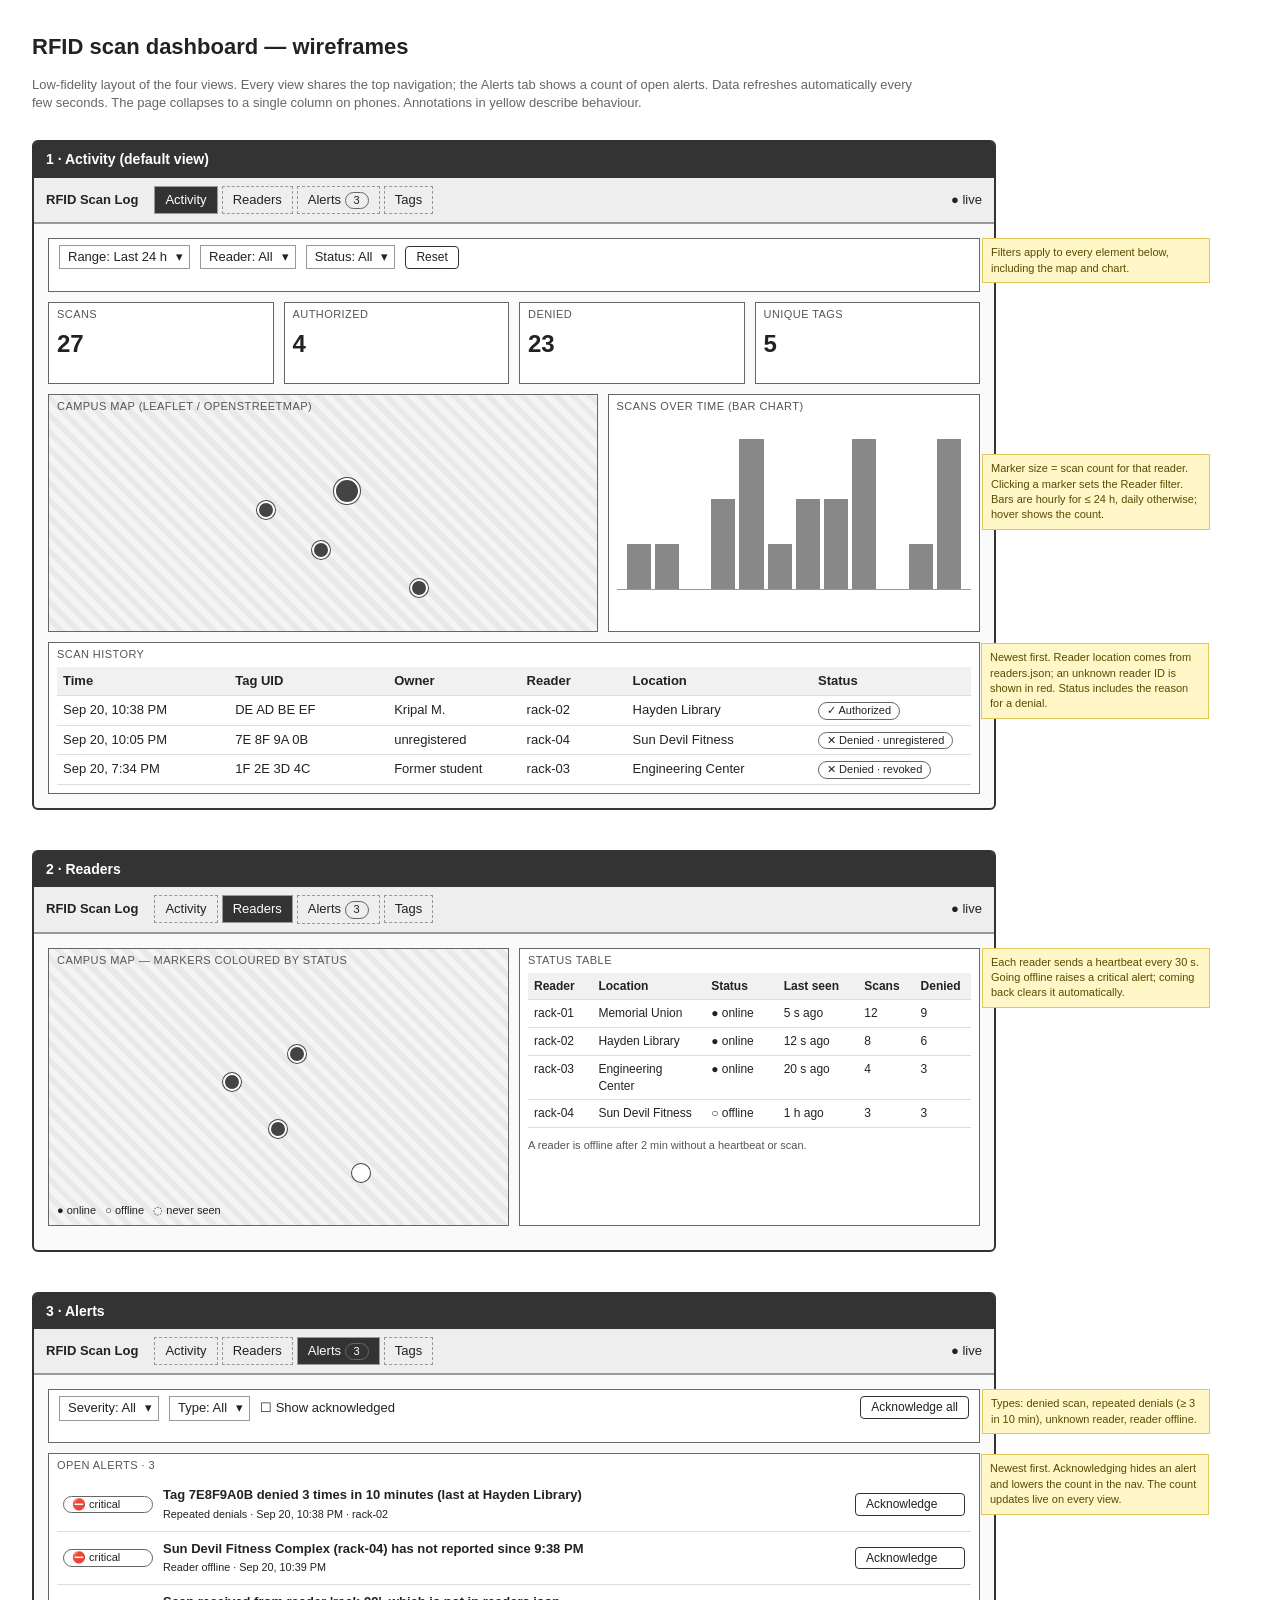
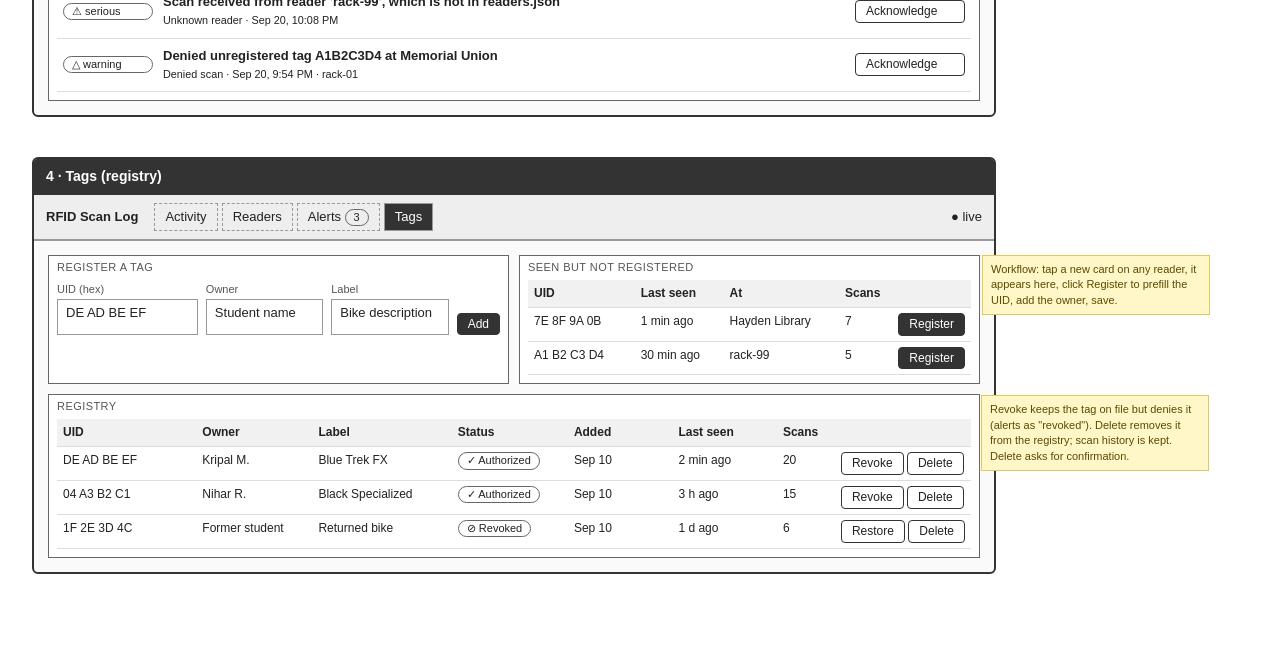
<file: docs/wireframes.html>
<!doctype html>
<html lang="en">
<head>
<meta charset="utf-8">
<title>Dashboard wireframes</title>
<style>
  body { margin: 0; padding: 32px; background: #fff; color: #222; font: 13px/1.4 -apple-system, "Segoe UI", Helvetica, Arial, sans-serif; }
  h1 { font-size: 22px; margin: 0 0 4px; }
  .intro { color: #666; margin-bottom: 28px; max-width: 900px; }
  .frame { border: 2px solid #333; border-radius: 6px; width: 960px; margin: 0 0 40px; background: #fafafa; page-break-inside: avoid; }
  .frame h2 { font-size: 14px; margin: 0; padding: 8px 12px; background: #333; color: #fff; border-radius: 3px 3px 0 0; }
  .nav { display: flex; gap: 4px; padding: 8px 12px; border-bottom: 2px solid #999; background: #eee; align-items: center; }
  .nav .b { font-weight: 700; margin-right: 12px; }
  .nav .t { padding: 4px 10px; border: 1px dashed #999; }
  .nav .t.on { background: #333; color: #fff; border-style: solid; }
  .nav .sp { flex: 1; }
  .body { padding: 14px; }
  .box { border: 1.5px solid #666; background: #fff; padding: 8px; position: relative; min-height: 40px; }
  .box.gray { background: repeating-linear-gradient(45deg, #f4f4f4 0 6px, #e9e9e9 6px 12px); }
  .box .lbl { position: absolute; top: 4px; left: 8px; font-size: 11px; color: #555; text-transform: uppercase; letter-spacing: 0.04em; }
  .r { display: flex; gap: 10px; margin-bottom: 10px; }
  .c { flex: 1; }
  .c2 { flex: 2; } .c3 { flex: 3; }
  .tiles .box { height: 64px; }
  .tiles .box .n { font-size: 24px; font-weight: 700; margin-top: 16px; }
  .tall { height: 220px; }
  .table { display: grid; gap: 0; }
  .table div { padding: 5px 6px; border-bottom: 1px solid #ddd; }
  .table .h { font-weight: 700; background: #f1f1f1; }
  .pill { display: inline-block; border: 1px solid #666; border-radius: 999px; padding: 0 8px; font-size: 11px; }
  .btn { display: inline-block; border: 1.5px solid #333; border-radius: 4px; padding: 2px 10px; font-size: 12px; background: #fff; }
  .btn.p { background: #333; color: #fff; }
  .note { position: absolute; right: -230px; top: 0; width: 210px; background: #fff7c7; border: 1px solid #e0c95a; padding: 6px 8px; font-size: 11px; color: #5a4a00; }
  .rel { position: relative; }
  .filters .box { padding: 6px 10px; }
  .sel { display: inline-block; border: 1px solid #999; padding: 2px 22px 2px 8px; margin-right: 10px; background: #fff; position: relative; }
  .sel::after { content: "▾"; position: absolute; right: 6px; top: 2px; }
  .bars { display: flex; align-items: flex-end; gap: 4px; height: 150px; margin-top: 36px; padding: 0 10px; border-bottom: 1px solid #999; }
  .bars i { flex: 1; background: #888; display: block; }
  .pin { position: absolute; width: 14px; height: 14px; border-radius: 50%; background: #444; border: 2px solid #fff; box-shadow: 0 0 0 1px #444; }
  .alert { display: grid; grid-template-columns: 90px 1fr 110px; gap: 10px; padding: 8px 6px; border-bottom: 1px solid #ddd; align-items: center; }
  .field { border: 1px solid #999; background: #fff; padding: 4px 8px; height: 26px; }
  .fl { font-size: 11px; color: #555; margin-bottom: 2px; }
</style>
</head>
<body>
<h1>RFID scan dashboard — wireframes</h1>
<p class="intro">Low-fidelity layout of the four views. Every view shares the top navigation; the Alerts tab shows a count of open alerts. Data refreshes automatically every few seconds. The page collapses to a single column on phones. Annotations in yellow describe behaviour.</p>

<!-- ============ ACTIVITY ============ -->
<div class="frame">
  <h2>1 · Activity (default view)</h2>
  <div class="nav"><span class="b">RFID Scan Log</span><span class="t on">Activity</span><span class="t">Readers</span><span class="t">Alerts <span class="pill">3</span></span><span class="t">Tags</span><span class="sp"></span><span>● live</span></div>
  <div class="body">
    <div class="r filters rel"><div class="box c"><span class="sel">Range: Last 24 h</span><span class="sel">Reader: All</span><span class="sel">Status: All</span><span class="btn">Reset</span></div>
      <div class="note">Filters apply to every element below, including the map and chart.</div></div>
    <div class="r tiles">
      <div class="box c"><span class="lbl">Scans</span><div class="n">27</div></div>
      <div class="box c"><span class="lbl">Authorized</span><div class="n">4</div></div>
      <div class="box c"><span class="lbl">Denied</span><div class="n">23</div></div>
      <div class="box c"><span class="lbl">Unique tags</span><div class="n">5</div></div>
    </div>
    <div class="r rel">
      <div class="box gray c3 tall"><span class="lbl">Campus map (Leaflet / OpenStreetMap)</span>
        <span class="pin" style="left:38%;top:45%"></span><span class="pin" style="left:52%;top:35%;width:22px;height:22px"></span><span class="pin" style="left:48%;top:62%"></span><span class="pin" style="left:66%;top:78%"></span></div>
      <div class="box c2 tall"><span class="lbl">Scans over time (bar chart)</span>
        <div class="bars"><i style="height:30%"></i><i style="height:30%"></i><i style="height:0"></i><i style="height:60%"></i><i style="height:100%"></i><i style="height:30%"></i><i style="height:60%"></i><i style="height:60%"></i><i style="height:100%"></i><i style="height:0"></i><i style="height:30%"></i><i style="height:100%"></i></div></div>
      <div class="note" style="top:60px">Marker size = scan count for that reader. Clicking a marker sets the Reader filter. Bars are hourly for ≤ 24 h, daily otherwise; hover shows the count.</div>
    </div>
    <div class="box rel"><span class="lbl">Scan history</span>
      <div class="table" style="grid-template-columns: 1.3fr 1.2fr 1fr 0.8fr 1.4fr 1.2fr; margin-top:16px">
        <div class="h">Time</div><div class="h">Tag UID</div><div class="h">Owner</div><div class="h">Reader</div><div class="h">Location</div><div class="h">Status</div>
        <div>Sep 20, 10:38 PM</div><div>DE AD BE EF</div><div>Kripal M.</div><div>rack-02</div><div>Hayden Library</div><div><span class="pill">✓ Authorized</span></div>
        <div>Sep 20, 10:05 PM</div><div>7E 8F 9A 0B</div><div>unregistered</div><div>rack-04</div><div>Sun Devil Fitness</div><div><span class="pill">✕ Denied · unregistered</span></div>
        <div>Sep 20, 7:34 PM</div><div>1F 2E 3D 4C</div><div>Former student</div><div>rack-03</div><div>Engineering Center</div><div><span class="pill">✕ Denied · revoked</span></div>
      </div>
      <div class="note" style="top:0">Newest first. Reader location comes from readers.json; an unknown reader ID is shown in red. Status includes the reason for a denial.</div>
    </div>
  </div>
</div>

<!-- ============ READERS ============ -->
<div class="frame">
  <h2>2 · Readers</h2>
  <div class="nav"><span class="b">RFID Scan Log</span><span class="t">Activity</span><span class="t on">Readers</span><span class="t">Alerts <span class="pill">3</span></span><span class="t">Tags</span><span class="sp"></span><span>● live</span></div>
  <div class="body">
    <div class="r rel">
      <div class="box gray c tall" style="height:260px"><span class="lbl">Campus map — markers coloured by status</span>
        <span class="pin" style="left:38%;top:45%"></span><span class="pin" style="left:52%;top:35%"></span><span class="pin" style="left:48%;top:62%"></span><span class="pin" style="left:66%;top:78%;background:#fff"></span>
        <div style="position:absolute;bottom:6px;left:8px;font-size:11px">● online &nbsp; ○ offline &nbsp; ◌ never seen</div></div>
      <div class="box c" style="height:260px"><span class="lbl">Status table</span>
        <div class="table" style="grid-template-columns: 0.8fr 1.4fr 0.9fr 1fr 0.7fr 0.7fr; margin-top:16px; font-size:12px">
          <div class="h">Reader</div><div class="h">Location</div><div class="h">Status</div><div class="h">Last seen</div><div class="h">Scans</div><div class="h">Denied</div>
          <div>rack-01</div><div>Memorial Union</div><div>● online</div><div>5 s ago</div><div>12</div><div>9</div>
          <div>rack-02</div><div>Hayden Library</div><div>● online</div><div>12 s ago</div><div>8</div><div>6</div>
          <div>rack-03</div><div>Engineering Center</div><div>● online</div><div>20 s ago</div><div>4</div><div>3</div>
          <div>rack-04</div><div>Sun Devil Fitness</div><div>○ offline</div><div>1 h ago</div><div>3</div><div>3</div>
        </div>
        <p style="font-size:11px;color:#555;margin:10px 0 0">A reader is offline after 2 min without a heartbeat or scan.</p></div>
      <div class="note" style="top:0">Each reader sends a heartbeat every 30 s. Going offline raises a critical alert; coming back clears it automatically.</div>
    </div>
  </div>
</div>

<!-- ============ ALERTS ============ -->
<div class="frame">
  <h2>3 · Alerts</h2>
  <div class="nav"><span class="b">RFID Scan Log</span><span class="t">Activity</span><span class="t">Readers</span><span class="t on">Alerts <span class="pill">3</span></span><span class="t">Tags</span><span class="sp"></span><span>● live</span></div>
  <div class="body">
    <div class="r rel"><div class="box c" style="padding:6px 10px"><span class="sel">Severity: All</span><span class="sel">Type: All</span>☐ Show acknowledged<span class="btn" style="float:right">Acknowledge all</span></div>
      <div class="note">Types: denied scan, repeated denials (≥ 3 in 10 min), unknown reader, reader offline.</div></div>
    <div class="box rel"><span class="lbl">Open alerts · 3</span>
      <div style="margin-top:16px">
        <div class="alert"><span class="pill">⛔ critical</span><div><b>Tag 7E8F9A0B denied 3 times in 10 minutes (last at Hayden Library)</b><br><small>Repeated denials · Sep 20, 10:38 PM · rack-02</small></div><span class="btn">Acknowledge</span></div>
        <div class="alert"><span class="pill">⛔ critical</span><div><b>Sun Devil Fitness Complex (rack-04) has not reported since 9:38 PM</b><br><small>Reader offline · Sep 20, 10:39 PM</small></div><span class="btn">Acknowledge</span></div>
        <div class="alert"><span class="pill">⚠ serious</span><div><b>Scan received from reader 'rack-99', which is not in readers.json</b><br><small>Unknown reader · Sep 20, 10:08 PM</small></div><span class="btn">Acknowledge</span></div>
        <div class="alert"><span class="pill">△ warning</span><div><b>Denied unregistered tag A1B2C3D4 at Memorial Union</b><br><small>Denied scan · Sep 20, 9:54 PM · rack-01</small></div><span class="btn">Acknowledge</span></div>
      </div>
      <div class="note" style="top:0">Newest first. Acknowledging hides an alert and lowers the count in the nav. The count updates live on every view.</div>
    </div>
  </div>
</div>

<!-- ============ TAGS ============ -->
<div class="frame">
  <h2>4 · Tags (registry)</h2>
  <div class="nav"><span class="b">RFID Scan Log</span><span class="t">Activity</span><span class="t">Readers</span><span class="t">Alerts <span class="pill">3</span></span><span class="t on">Tags</span><span class="sp"></span><span>● live</span></div>
  <div class="body">
    <div class="r rel">
      <div class="box c"><span class="lbl">Register a tag</span>
        <div style="display:grid;grid-template-columns:1.2fr 1fr 1fr auto;gap:8px;margin-top:18px;align-items:end">
          <div><div class="fl">UID (hex)</div><div class="field">DE AD BE EF</div></div>
          <div><div class="fl">Owner</div><div class="field">Student name</div></div>
          <div><div class="fl">Label</div><div class="field">Bike description</div></div>
          <span class="btn p">Add</span></div></div>
      <div class="box c"><span class="lbl">Seen but not registered</span>
        <div class="table" style="grid-template-columns: 1.2fr 1fr 1.3fr 0.6fr auto; margin-top:16px; font-size:12px">
          <div class="h">UID</div><div class="h">Last seen</div><div class="h">At</div><div class="h">Scans</div><div class="h"></div>
          <div>7E 8F 9A 0B</div><div>1 min ago</div><div>Hayden Library</div><div>7</div><div><span class="btn p">Register</span></div>
          <div>A1 B2 C3 D4</div><div>30 min ago</div><div>rack-99</div><div>5</div><div><span class="btn p">Register</span></div>
        </div></div>
      <div class="note" style="top:0">Workflow: tap a new card on any reader, it appears here, click Register to prefill the UID, add the owner, save.</div>
    </div>
    <div class="box rel"><span class="lbl">Registry</span>
      <div class="table" style="grid-template-columns: 1.2fr 1fr 1.2fr 1fr 0.9fr 0.9fr 0.5fr auto; margin-top:16px; font-size:12px">
        <div class="h">UID</div><div class="h">Owner</div><div class="h">Label</div><div class="h">Status</div><div class="h">Added</div><div class="h">Last seen</div><div class="h">Scans</div><div class="h"></div>
        <div>DE AD BE EF</div><div>Kripal M.</div><div>Blue Trek FX</div><div><span class="pill">✓ Authorized</span></div><div>Sep 10</div><div>2 min ago</div><div>20</div><div><span class="btn">Revoke</span> <span class="btn">Delete</span></div>
        <div>04 A3 B2 C1</div><div>Nihar R.</div><div>Black Specialized</div><div><span class="pill">✓ Authorized</span></div><div>Sep 10</div><div>3 h ago</div><div>15</div><div><span class="btn">Revoke</span> <span class="btn">Delete</span></div>
        <div>1F 2E 3D 4C</div><div>Former student</div><div>Returned bike</div><div><span class="pill">⊘ Revoked</span></div><div>Sep 10</div><div>1 d ago</div><div>6</div><div><span class="btn">Restore</span> <span class="btn">Delete</span></div>
      </div>
      <div class="note" style="top:0">Revoke keeps the tag on file but denies it (alerts as "revoked"). Delete removes it from the registry; scan history is kept. Delete asks for confirmation.</div>
    </div>
  </div>
</div>
</body>
</html>
</file>
